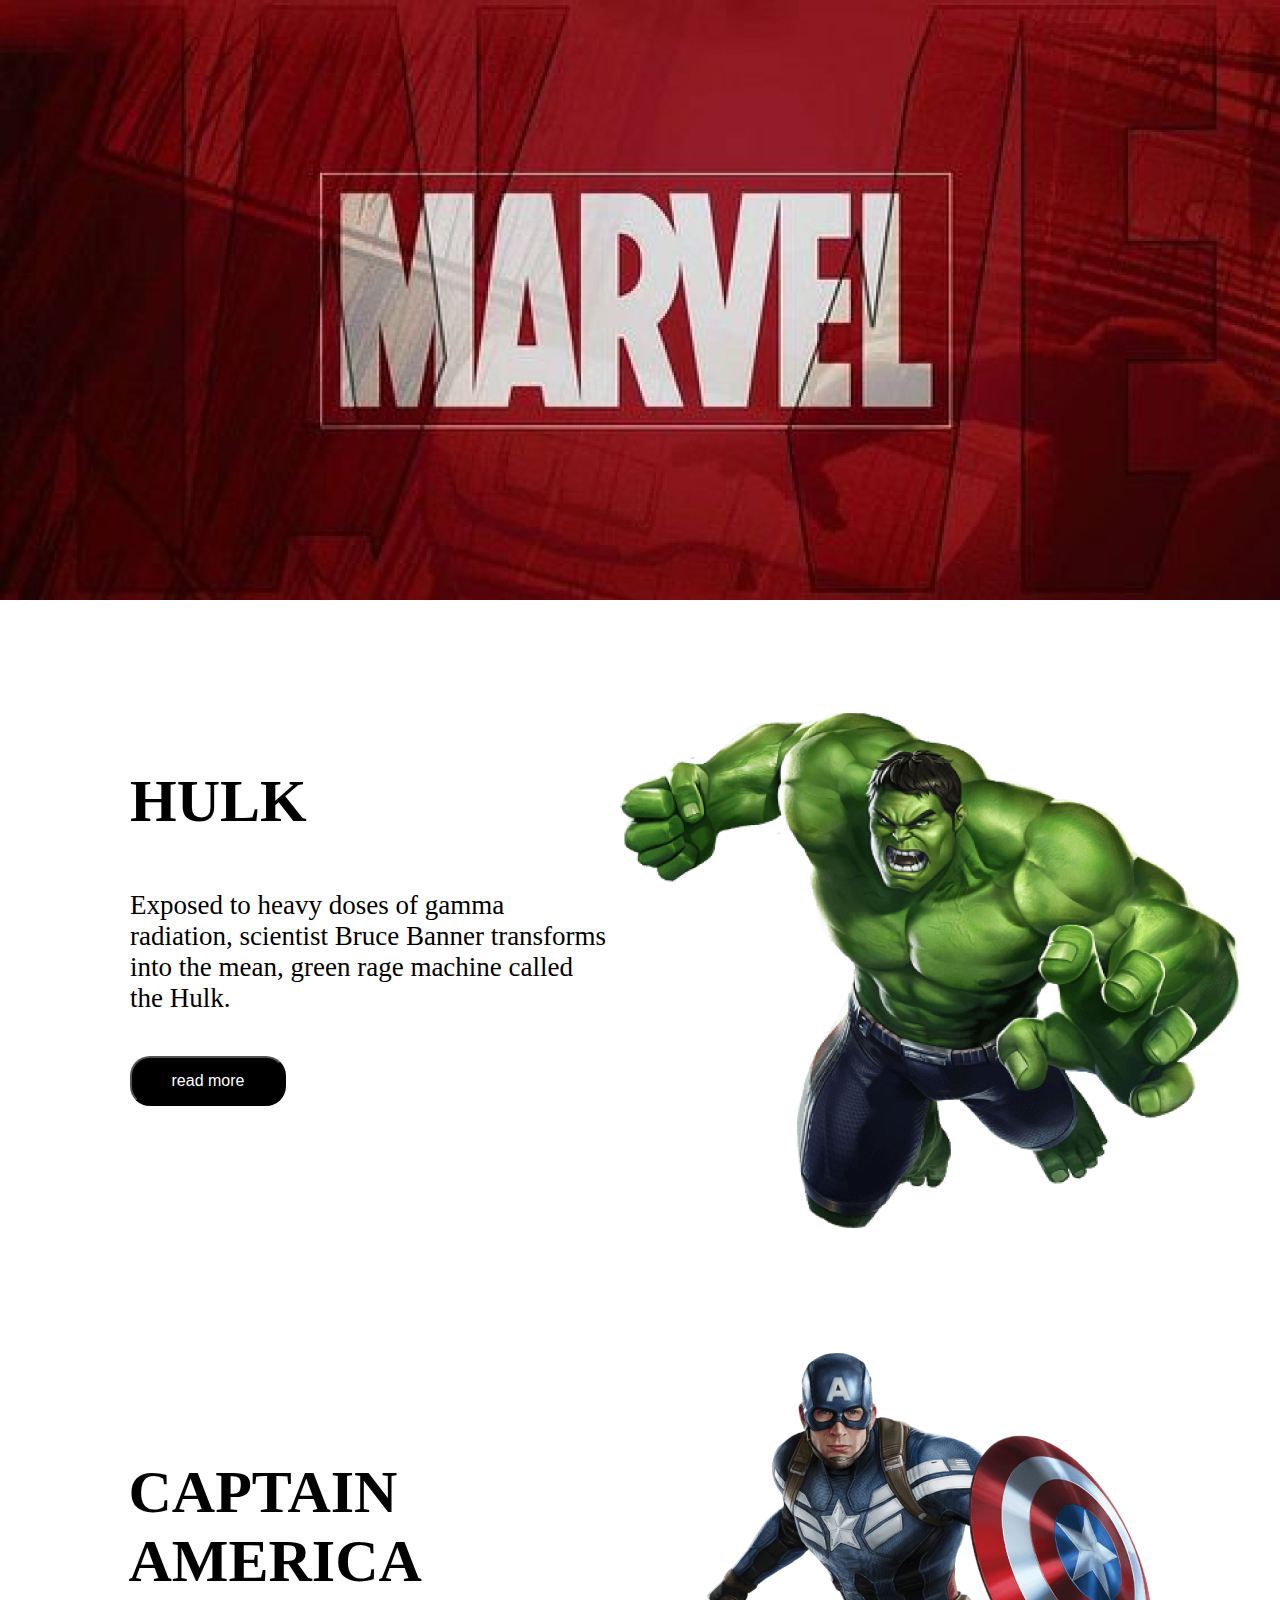
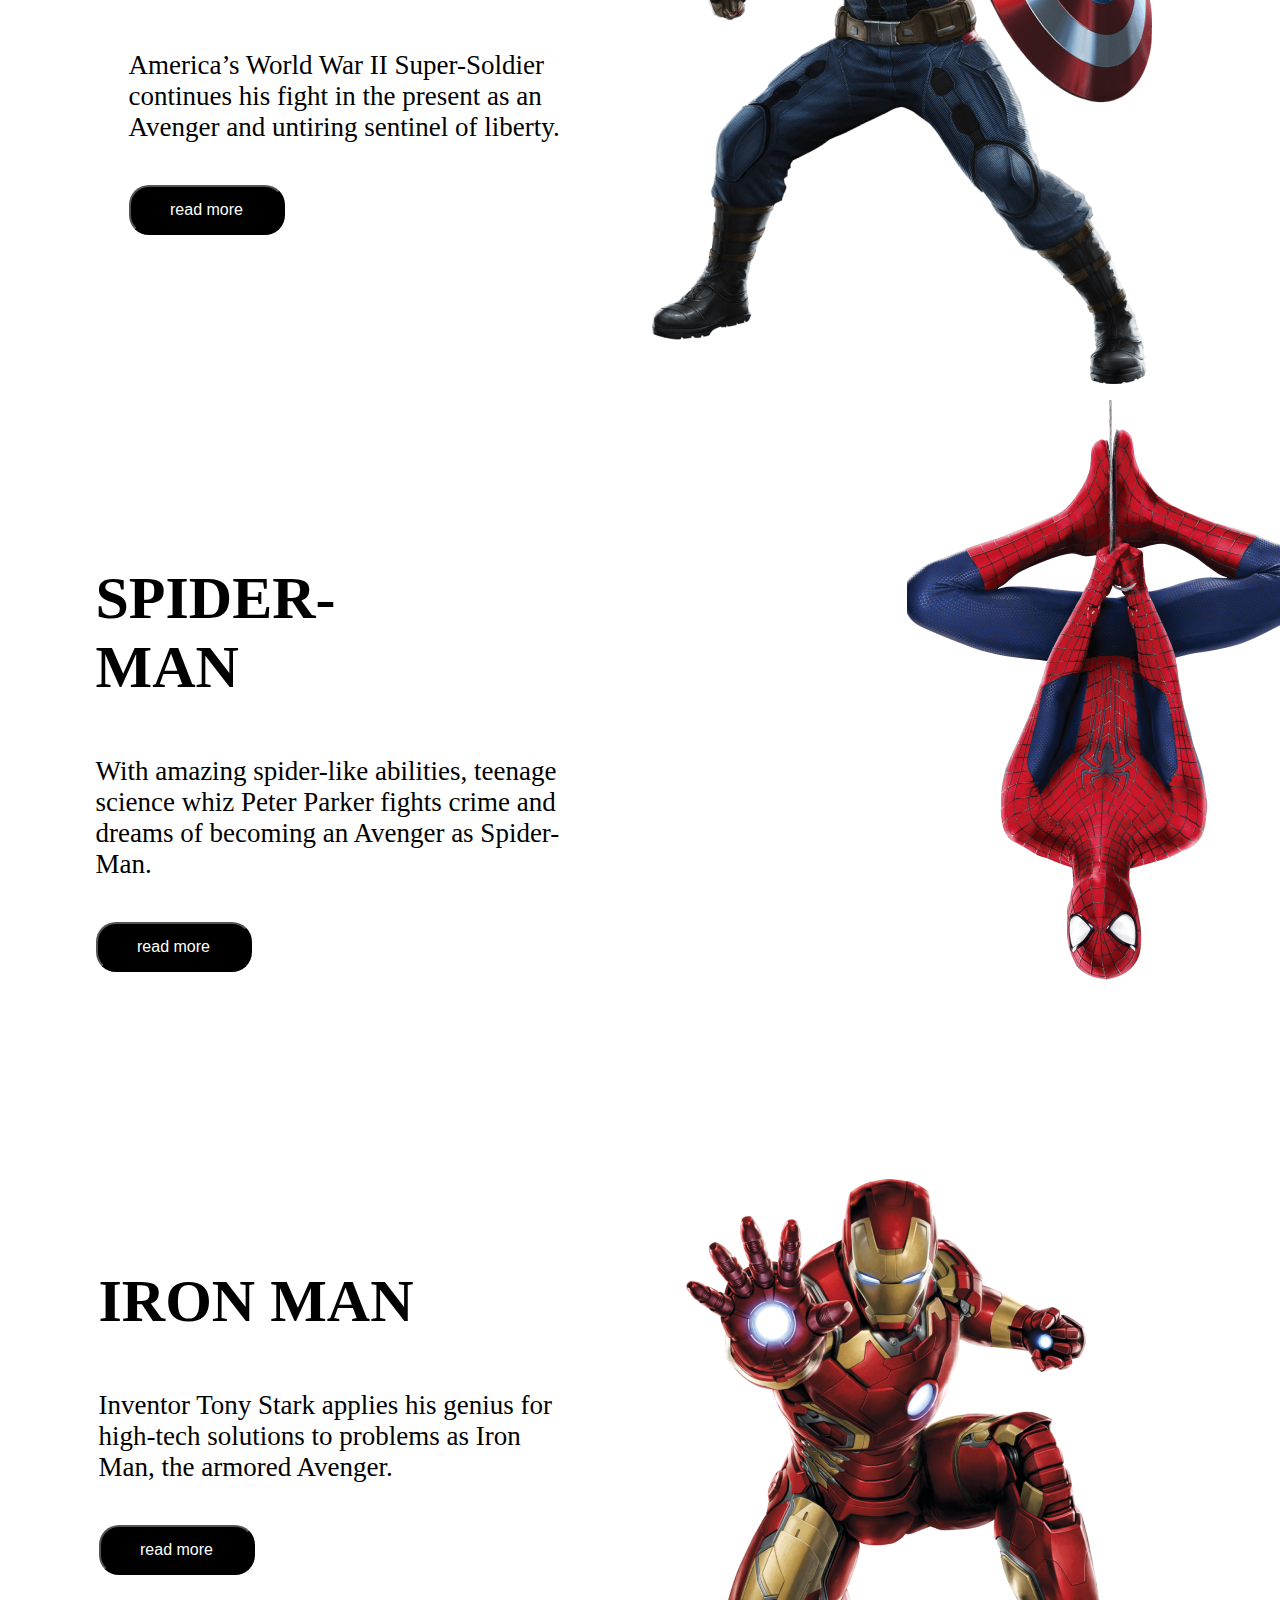
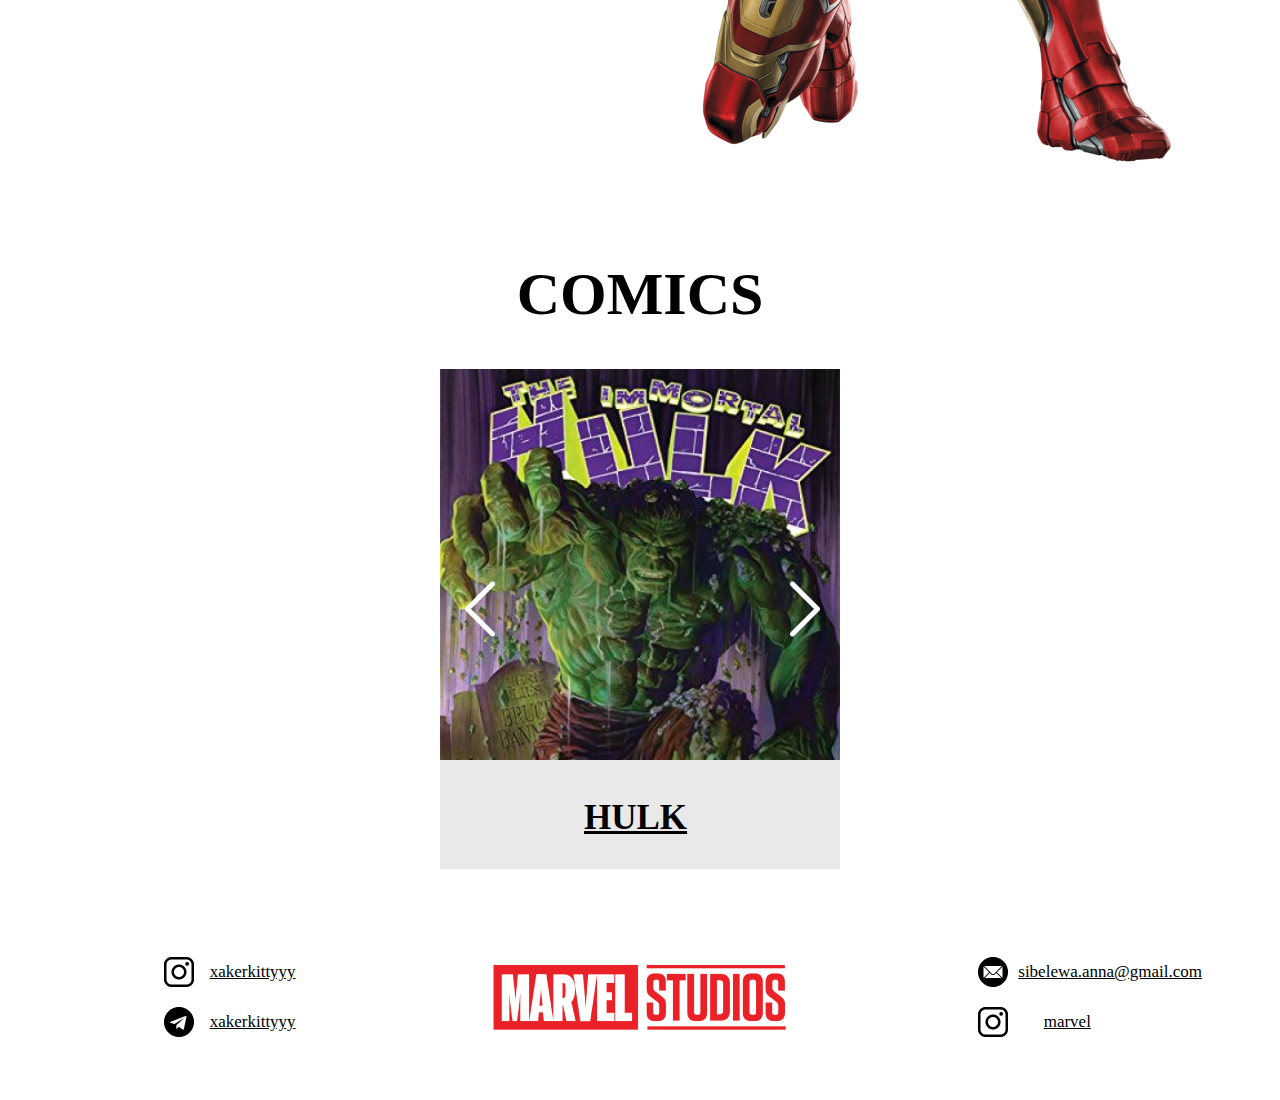
<file: index.html>
<!DOCTYPE html>
<html lang="en">

<head>
    <meta charset="UTF-8">
    <meta name="viewport" content="width=device-width, initial-scale=1.0">
    <link rel="stylesheet" href="css/style.css">
    <title>Marvel</title>
</head>

<body>
    <div class="wrapper">
        <header></header>

        <div class="hulk" id="hulk">
            <div class="block_text">
                <h1>HULK</h1>
                <p>Exposed to heavy doses of gamma radiation, scientist Bruce Banner transforms into the mean, green rage machine called the Hulk.</p>
                <button onclick="openNewPageHulk()">read more</button>
            </div>
            <div class="block_img">
                <img src="img/hulk.png" alt="Hulk Image">
            </div>
        </div>

        <div class="america" id="america">
            <div class="block_text">
                <h1>CAPTAIN AMERICA</h1>
                <p>America’s World War II Super-Soldier continues his fight in the present as an Avenger and untiring sentinel of liberty.</p>
                <button onclick="openNewPageAmerica()">read more</button>
            </div>
            <div class="block_img">
                <img src="img/america.png" alt="Captain America Image">
            </div>
        </div>

        <div class="spider" id="spider">
            <div class="block_text">
                <h1>SPIDER-MAN</h1>
                <p>With amazing spider-like abilities, teenage science whiz Peter Parker fights crime and dreams of becoming an Avenger as Spider-Man.</p>
                <button onclick="openNewPageSpider()">read more</button>
            </div>
            <div class="img_spider">
                <img src="img/spider.png" alt="Spider-Man Image">
            </div>
        </div>

        <div class="iron" id="iron">
            <div class="block_text">
                <h1>IRON MAN</h1>
                <p>Inventor Tony Stark applies his genius for high-tech solutions to problems as Iron Man, the armored Avenger.</p>
                <button onclick="openNewPageIron()">read more</button>
            </div>
            <div class="block_img">
                <img src="img/iron.png" alt="Iron Man Image">
            </div>
        </div>

        <div class="comics" id="comics">
            <h1>COMICS</h1>
            <div class="slider">
                <div class="slides">
                    <div class="block_slider">
                        <img class="slide" src="img/slider/slider_hulk.png" alt="Hulk Comic">
                        <a class="a_hulk" href="https://www.marvel.com/comics/series/24278/immortal_hulk_(2018_-_2021)">HULK</a>
                    </div>
                    <div class="block_slider">
                        <img class="slide" src="img/slider/slider_america.png" alt="Captain America Comic">
                        <a class="a_america" href="https://www.marvel.com/comics/characters/1009368/iron_man">CAPTAIN AMERICA</a>
                    </div>
                    <div class="block_slider">
                        <img class="slide" src="img/slider/slider_spider.png" alt="Spider-Man Comic">
                        <a class="a_spider" href="https://www.marvel.com/comics/characters/1009610/spider-man_peter_parker">SPIDER-MAN</a>
                    </div>
                    <div class="block_slider">
                        <img class="slide" src="img/slider/slider_iron.png" alt="Iron Man Comic">
                        <a class="a_iron" href="https://www.marvel.com/comics/characters/1009220/captain_america">IRON MAN</a>
                    </div>
                </div>
                <img class="prev" src="img/arrow.png" alt="Previous Slide">
                <img class="next" src="img/arrow.png" alt="Next Slide">
            </div>
        </div>

        <footer id="contact">
            <div class="block_foter" id="block1">
                <img class="icon" src="img/footer/insta.png" alt="Instagram Icon">
                <a href="https://www.instagram.com/xakerkittyyy?igsh=MWhkcTgyN3ZqODh3Yw==">xakerkittyyy</a>
                <img class="icon" src="img/footer/telegram.png" alt="Telegram Icon">
                <a href="t.me/xakerkittyyy">xakerkittyyy</a>
            </div>
            <div class="block_foter2">
                <img class="icon" src="img/footer/marvel.png" alt="Marvel Icon">
            </div>
            <div class="block_foter" id="block">
                <img class="icon" src="img/footer/posht.png" alt="Email Icon">
                <a href="mailto:sibelewa.anna@gmail.com">sibelewa.anna@gmail.com</a>
                <img class="icon" src="img/footer/insta.png" alt="Instagram Icon">
                <a href="https://www.instagram.com/marvel?igsh=NW0ydm05b2l5NW55">marvel</a>
            </div>
        </footer>
    </div>

    <script src="script/script.js"></script>
</body>

</html>
</file>
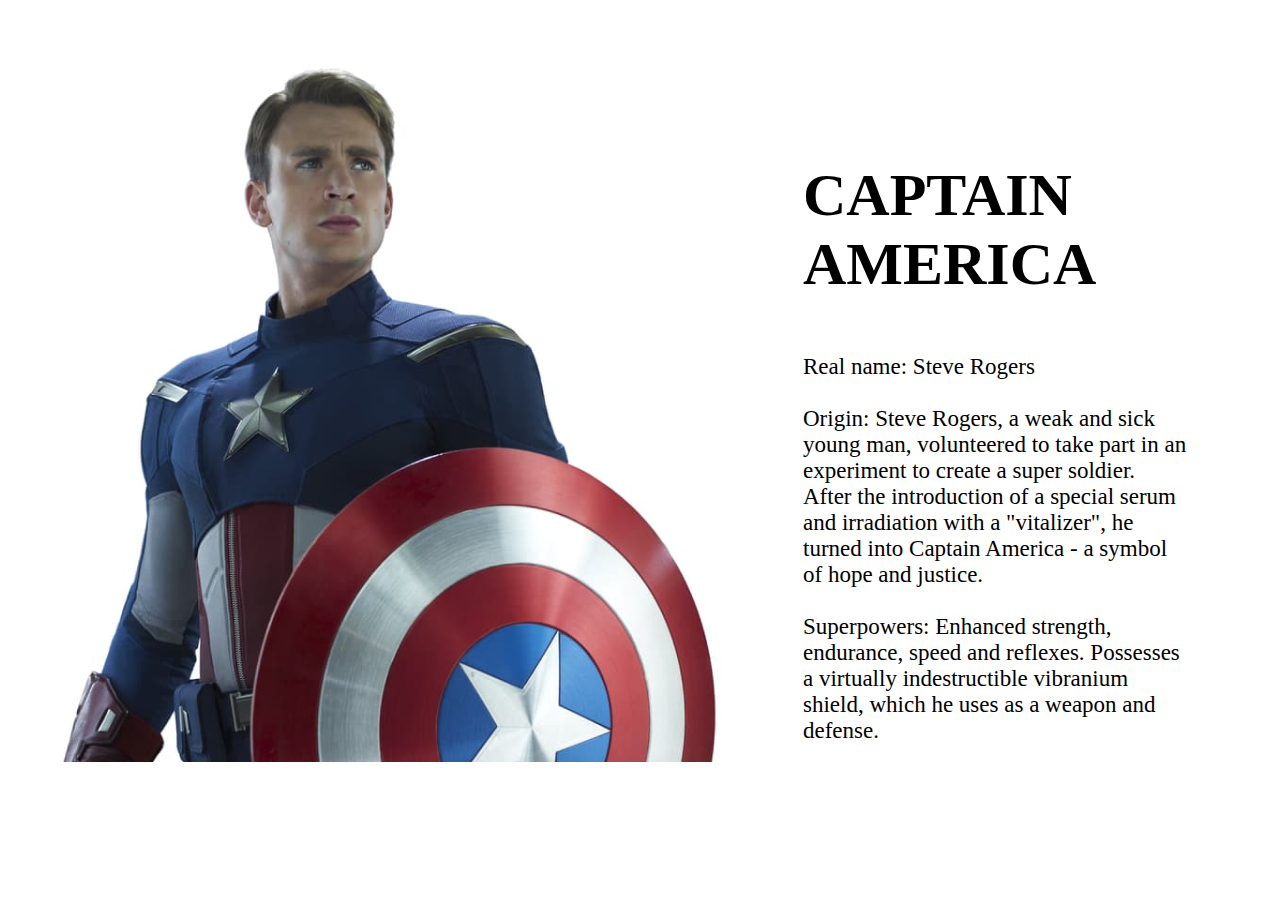
<file: person/americas.html>
<!DOCTYPE html><html lang="en"><head><meta charset="UTF-8"><meta name="viewport" content="width=device-width, initial-scale=1.0"><link rel="stylesheet" href="../css/style.css"><title>CAPTAIN AMERICA </title></head><body> <div class="americas"><div class="img_block"><img class="img_americas" src="../img/they/americas.png" alt=""></div><div class="text_block"><h1>CAPTAIN AMERICA</h1><p>Real name: Steve Rogers<br><br>Origin: Steve Rogers, a weak and sick young man, volunteered to take part in an experiment to create a super soldier. After the introduction of a special serum and irradiation with a "vitalizer", he turned into Captain America - a symbol of hope and justice.<br><br>Superpowers: Enhanced strength, endurance, speed and reflexes. Possesses a virtually indestructible vibranium shield, which he uses as a weapon and defense.</p></div></div></body><script src="../script/script.js"> </script></html>
</file>
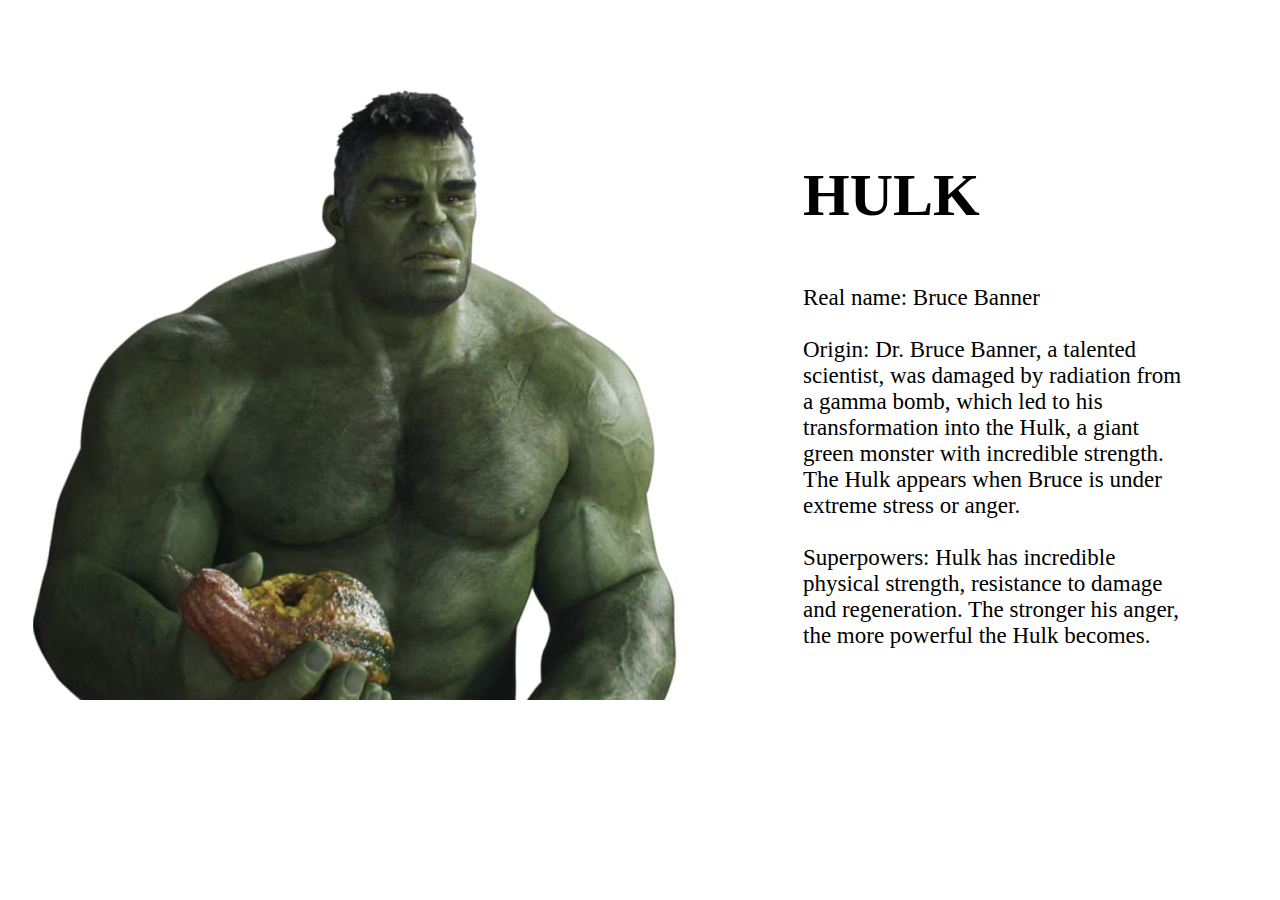
<file: person/hulks.html>
<!DOCTYPE html><html lang="en"><head><meta charset="UTF-8"><meta name="viewport" content="width=device-width, initial-scale=1.0"><link rel="stylesheet" href="../css/style.css"><title>HULK </title></head><body><div class="wrapper"><div class="hulks" id="hulks"> <div class="img_block"><img class="img_hulks" src="../img/they/hulks.png" alt=""></div><div class="text_block"><h1>HULK</h1><p>Real name: Bruce Banner<br><br>Origin: Dr. Bruce Banner, a talented scientist, was damaged by radiation from a gamma bomb, which led to his transformation into the Hulk, a giant green monster with incredible strength. The Hulk appears when Bruce is under extreme stress or anger.<br><br>Superpowers: Hulk has incredible physical strength, resistance to damage and regeneration. The stronger his anger, the more powerful the Hulk becomes.</p></div></div></div></body><script src="../script/script.js"> </script></html>
</file>
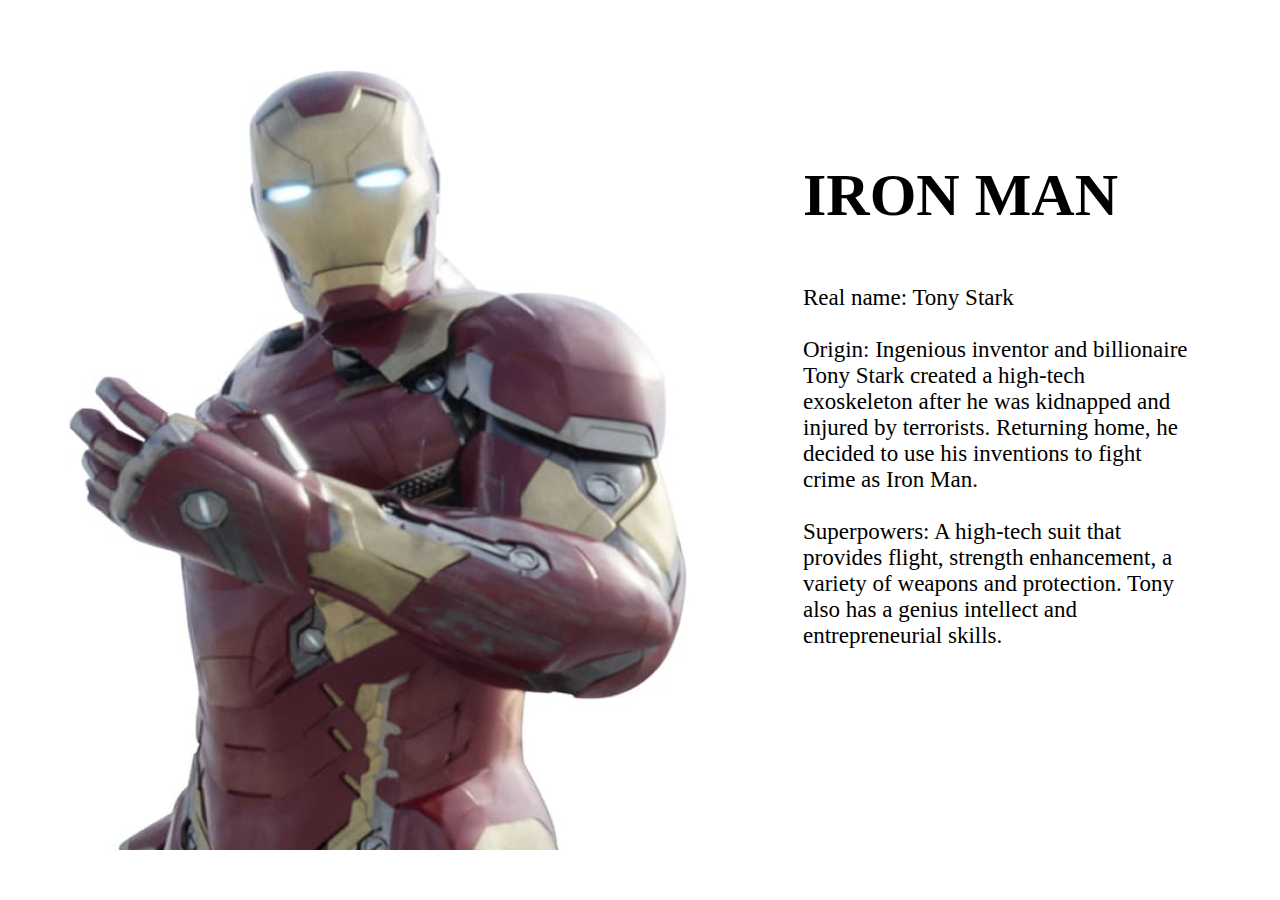
<file: person/irons.html>
<!DOCTYPE html><html lang="en"><head><meta charset="UTF-8"><meta name="viewport" content="width=device-width, initial-scale=1.0"><link rel="stylesheet" href="../css/style.css"><title>IRON MAN</title></head><body> <div class="irons"><div class="img_block"><img class="img_irons" src="../img/they/irons.png" alt=""></div><div class="text_block"><h1>IRON MAN</h1><p>Real name: Tony Stark<br><br>Origin: Ingenious inventor and billionaire Tony Stark created a high-tech exoskeleton after he was kidnapped and injured by terrorists. Returning home, he decided to use his inventions to fight crime as Iron Man.<br><br>Superpowers: A high-tech suit that provides flight, strength enhancement, a variety of weapons and protection. Tony also has a genius intellect and entrepreneurial skills.</p></div></div></body><script src="../script/script.js"> </script></html>
</file>
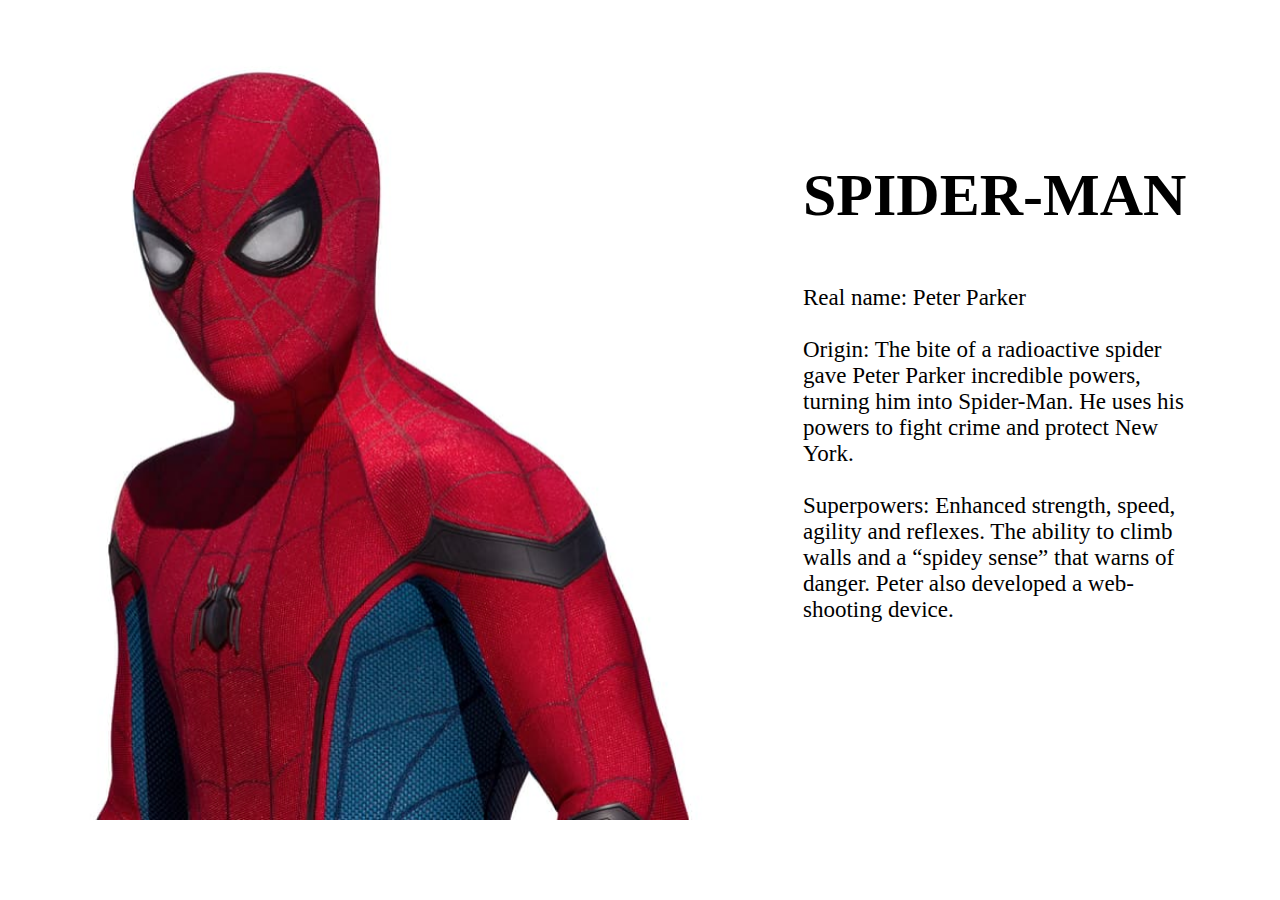
<file: person/spiders.html>
<!DOCTYPE html><html lang="en"><head><meta charset="UTF-8"><meta name="viewport" content="width=device-width, initial-scale=1.0"><link rel="stylesheet" href="../css/style.css"><title>SPIDER-MAN</title></head><body> <div class="spiders"><div class="img_block"><img class="img_spiders" src="../img/they/spiders.png" alt=""></div><div class="text_block"><h1>SPIDER-MAN</h1><p>Real name: Peter Parker<br><br>Origin: The bite of a radioactive spider gave Peter Parker incredible powers, turning him into Spider-Man. He uses his powers to fight crime and protect New York.<br><br>Superpowers: Enhanced strength, speed, agility and reflexes. The ability to climb walls and a “spidey sense” that warns of danger. Peter also developed a web-shooting device.</p></div></div></body><script src="../script/script.js"> </script></html>
</file>
<file: css/style.css>
header {
  width: 100%;
  height: 600px;
  background: url(../img/header.png);
  background-size: 100%;
}

.hulk {
  width: 100%;
  height: 700px;
  background: #fff;
  display: flex;
  flex-direction: row;
  align-items: center;
  padding: 46px 130px 40px 130px;
}

.block_text {
  width: 477px;
  height: 372px;
}

h1 {
  font-size: 60px;
  color: #000;
}

p {
  padding-top: 54px;
  color: #000;
  width: 477px;
  font-size: 27px;
}

button {
  width: 156px;
  height: 50px;
  margin-top: 42px;
  border-radius: 20px;
  font-size: 16px;
  background: #000;
  color: #fff;
}

.block_img {
  width: 647px;
  height: 582px;
}

.america {
  width: 100%;
  height: 700px;
  background: #fff;
  display: flex;
  flex-direction: row;
  align-items: center;
  justify-content: center;
  padding: 32px 130px 44px 130px;
}

.america > .block_img {
  margin-left: 46px;
}

.spider {
  width: 100%;
  height: 700px;
  background: #fff;
  display: flex;
  flex-direction: row;
  align-items: center;
  justify-content: center;
}

.spider > .block_text {
  padding-left: 130px;
}

.img_spider {
  margin-left: 464px;
  margin-bottom: 117px;
}

.icon {
  width: 327px;
  height: 342px;
}

.iron {
  width: 100%;
  height: 700px;
  background: #fff;
  display: flex;
  flex-direction: row;
  align-items: center;
  justify-content: center;
  padding: 46px 130px 40px 130px;
}

.iron > .block_img {
  margin-left: 96px;
}

.comics {
  width: 100%;
  height: 700px;
  background: #fff;
  display: flex;
  flex-direction: column;
  padding-top: 60px;
}

.slider {
  width: 400px;
  height: 500px;
  margin-top: 40px;
  overflow: hidden;
}

.slides {
  width: 400px;
  height: 500px;
  display: flex;
  flex-direction: row;
  transition: transform 0.5s ease-in-out;
}

.slide {
  width: 400px;
  height: 391px;
  min-width: 100%;
  box-sizing: border-box;
}

.block_slider {
  width: 400px;
  height: 500px;
  background: rgb(234, 233, 233);
}

.block_slider > a {
  font-size: 35px;
  text-align: center;
  color: #000;
  font-weight: bold;
}

.a_hulk {
  display: inline-block;
  margin: 34px 154px 33px 144px;
}

.a_america {
  display: inline-block;
  margin: 33px 0 33px 33px;
}

.a_spider {
  display: inline-block;
  margin: 33px 0 33px 90px;
}

.a_iron {
  display: inline-block;
  margin: 33px 0 33px 110px;
}

.prev {
  width: 80px;
  position: relative;
  bottom: 300px;
  cursor: pointer;
  rotate: 90deg;
}

.next {
  width: 80px;
  position: relative;
  bottom: 300px;
  left: 241px;
  cursor: pointer;
  rotate: -90deg;
}

footer {
  width: 100%;
  height: 200px;
  background: #fff;
  display: flex;
  flex-direction: row;
  align-items: center;
  justify-content: center;
}

.block_foter {
  width: 416px;
  height: 200px;
  display: grid;
  grid-template-columns: 134px 40px 103px 84px;
  grid-template-rows: 50px 50px;
  align-content: center;
}

.block_foter > img {
  width: 30px;
  height: 30px;
  grid-column: 2/3;
  margin-top: 7px;
}

.block_foter > a {
  grid-column: 3/4;
  padding-top: 12px;
  padding-left: 5px;
  font-size: 17px;
  color: black;
}

.icon {
  width: 300px;
  height: 76px;
}

.hulks {
  width: 1280px;
  height: 700px;
  display: flex;
  font-display: row;
  justify-content: space-around;
  align-items: flex-end;
}

.img_block {
  width: 704px;
  height: 650px;
}

.img_hulks {
  width: 704px;
  height: 650px;
}

.text_block {
  width: 444px;
  height: 519px;
  position: relative;
  bottom: 20px;
}

.text_block > p {
  padding: 55px 92px 0 0;
  font-size: 23px;
}

.americas {
  width: auto;
  height: 700px;
  background: #fff;
  display: flex;
  font-display: row;
  justify-content: space-around;
  align-items: flex-end;
}

.img_block {
  width: 704px;
  height: 650px;
}

.img_americas {
  width: 704px;
  height: 712px;
}

.text_block {
  width: 444px;
  height: 519px;
  position: relative;
  bottom: 20px;
}

.text_block > p {
  padding: 55px 92px 0 0;
  font-size: 23px;
}

.spiders {
  width: auto;
  height: 700px;
  background: #fff;
  display: flex;
  font-display: row;
  justify-content: space-around;
  align-items: flex-end;
}

.img_block {
  width: 704px;
  height: 650px;
}

.img_spiders {
  width: 704px;
  height: 770px;
}

.text_block {
  width: 444px;
  height: 519px;
  position: relative;
  bottom: 20px;
}

.text_block > p {
  padding: 55px 92px 0 0;
  font-size: 23px;
}

.irons {
  width: auto;
  height: 700px;
  background: #fff;
  display: flex;
  font-display: row;
  justify-content: space-around;
  align-items: flex-end;
}

.img_block {
  width: 704px;
  height: 650px;
}

.img_irons {
  width: 704px;
  height: 800px;
}

.text_block {
  width: 444px;
  height: 519px;
  position: relative;
  bottom: 20px;
}

.text_block > p {
  padding: 55px 92px 0 0;
  font-size: 23px;
}

* {
  padding: 0;
  margin: 0 auto;
  box-sizing: border-box;
}

.wrapper {
  width: 1280px;
  height: auto;
}

@media screen and (max-width: 767px) {
  .wrapper {
    width: 100%;
  }
  header {
    width: 100%;
    height: 150px;
  }
  .hulk, .america, .spider, .iron, .comics, footer {
    width: 100%;
    height: 472px;
    flex-direction: column;
    align-items: center;
    justify-content: center;
    padding: 90px 0 100px 2px;
  }
  .block_text {
    width: 300px;
  }
  h1 {
    text-align: center;
    font-size: 35px;
  }
  p {
    width: 300px;
    text-align: center;
    font-size: 14px;
    padding-top: 30px;
  }
  .block_img, .img_spider {
    width: 300px;
    height: auto;
  }
  .hulk > .block_text {
    height: auto;
  }
  .hulk > .block_img > img {
    width: 262px;
    height: 238px;
  }
  button {
    width: 120px;
    height: 30px;
    font-size: 12px;
    margin-top: 25px;
    margin-left: 90px;
  }
  .america {
    height: 620px;
  }
  .america > .block_img > img {
    width: 265px;
    height: 335px;
  }
  .america > .block_img {
    margin-left: 0;
    margin-top: 20px;
    display: flex;
    justify-content: center;
  }
  .spider {
    height: 594px;
    padding: 150px 0 100px 2px;
  }
  .spider > .block_text {
    padding-left: 0;
  }
  .img_spider > img {
    width: 205px;
    height: 310px;
    margin-left: 80px;
  }
  .spider > .img_spider {
    margin-left: 0;
    display: flex;
    justify-content: center;
  }
  .iron {
    height: 560px;
  }
  .iron > .block_img > img {
    width: 265px;
    height: 317px;
  }
  .iron > .block_img {
    margin-left: 0;
  }
  .comics {
    height: 587px;
    padding: 0;
  }
  .slider, .slides, .block_slider {
    width: 250px;
    height: 310px;
  }
  .slide {
    width: 250px;
    height: 250px;
  }
  .block_slider > a {
    font-size: 22px;
    text-decoration: none;
  }
  .a_hulk {
    margin: 14px 0 0 90px;
  }
  .a_america {
    margin: 14px 0 0 18px;
  }
  .a_spider {
    margin: 14px 0 0 55px;
  }
  .a_iron {
    margin: 14px 0 0 69px;
  }
  .prev {
    width: 60px;
    position: relative;
    bottom: 200px;
  }
  .next {
    width: 60px;
    position: relative;
    bottom: 200px;
    left: 130px;
  }
  footer {
    height: 300px;
  }
  #block1 {
    position: relative;
    top: 180px;
    right: 100px;
  }
  #block {
    position: relative;
    bottom: 100px;
    right: 100px;
  }
  .block_foter > .icon {
    width: 25px;
    height: 25px;
  }
  .block_foter2 {
    margin-bottom: 200px;
  }
  .block_foter > a {
    font-size: 15px;
  }
  .hulks, .americas, .spiders, .irons {
    width: 100%;
    height: auto;
    flex-direction: column-reverse;
  }
  .text_block, .img_block {
    width: 90%;
    height: auto;
    margin: 20px auto;
  }
  .text_block > p {
    text-align: left;
    font-size: 18px;
    padding: 15px;
    padding-top: 40px;
  }
  .img_block {
    display: flex;
    justify-content: center;
    align-items: center;
  }
  .img_hulks, .img_americas {
    width: 300px;
    height: 280px;
    max-width: 100%;
  }
  .img_spiders, .img_irons {
    width: 270px;
    height: 280px;
  }
}/*# sourceMappingURL=style.css.map */
</file>
